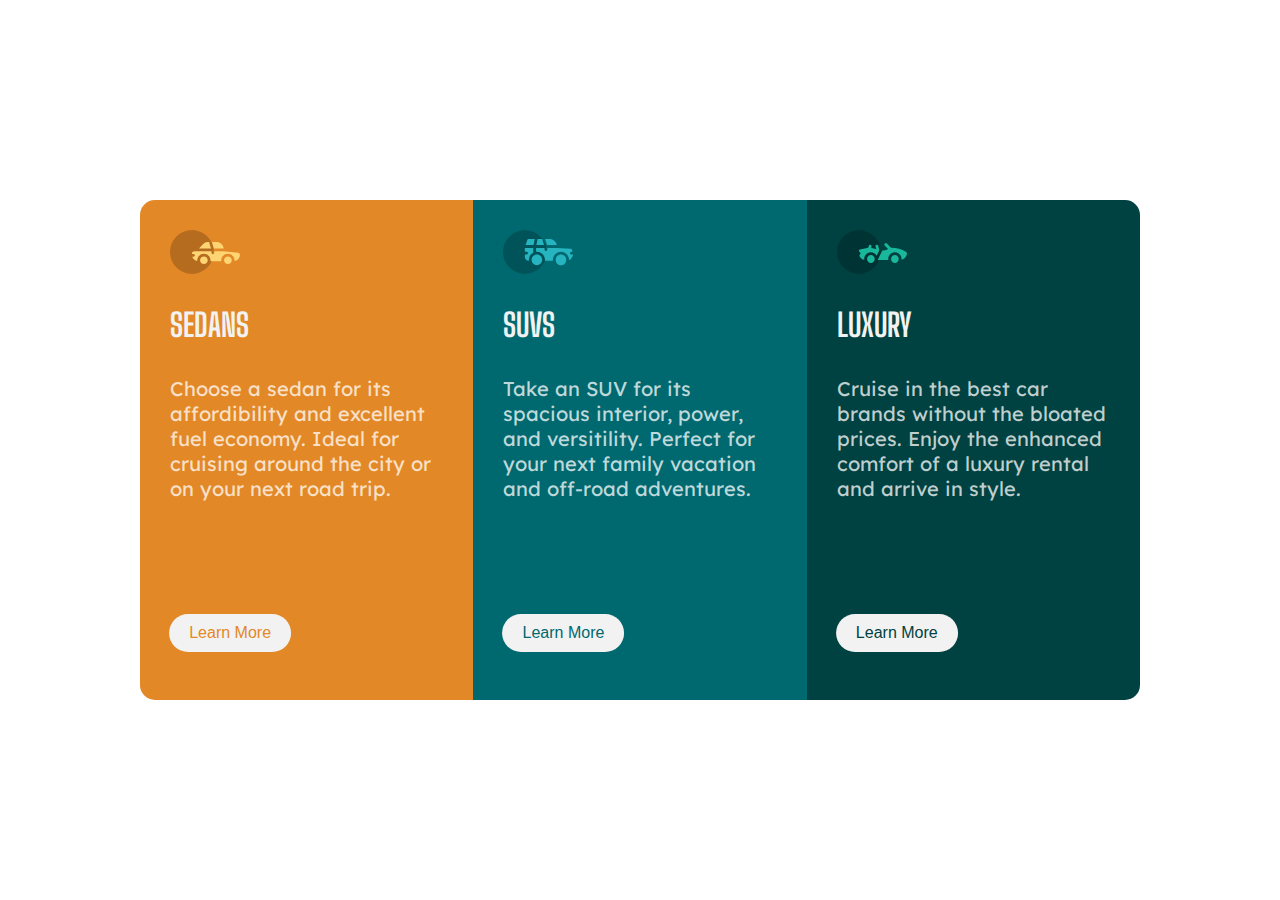
<file: 3ColumnCard/index.html>
<!DOCTYPE html>
<html lang="en">
  <head>
    <meta charset="UTF-8" />
    <meta name="viewport" content="width=device-width, initial-scale=1.0" />
    <meta name="author" content="Elizabeth Turner" />
    <meta name="description" content="# Column Card" />
    <link rel="stylesheet" href="style.css" />
    <link rel="icon" type="x-icon/image" href="images/favicon-32x32.png" />
    <title>3 Column Card | Frontend Mentor Challenge</title>
  </head>
  <body>
    <div class="main-container">
      <div class="grid-columns column-1">
        <img
          class="grid-img"
          src="images/icon-sedans.svg"
          alt="Sedan Small Image"
        />
        <h1>Sedans</h1>
        <p>
          Choose a sedan for its affordibility and excellent fuel economy. Ideal
          for cruising around the city or on your next road trip.
        </p>

        <button class="learn-btn">Learn More</button>
      </div>

      <div class="grid-columns column-2">
        <img
          class="grid-img"
          src="images/icon-suvs.svg"
          alt="SUV Small Image"
        />
        <h1>SUVs</h1>
        <p>
          Take an SUV for its spacious interior, power, and versitility. Perfect
          for your next family vacation and off-road adventures.
        </p>

        <button class="learn-btn">Learn More</button>
      </div>

      <div class="grid-columns column-3">
        <img
          class="grid-img"
          src="images/icon-luxury.svg"
          alt="Luxury Vehicle Small Image"
        />
        <h1>Luxury</h1>
        <p>
          Cruise in the best car brands without the bloated prices. Enjoy the
          enhanced comfort of a luxury rental and arrive in style.
        </p>

        <button class="learn-btn">Learn More</button>
      </div>
    </div>
  </body>
</html>
</file>
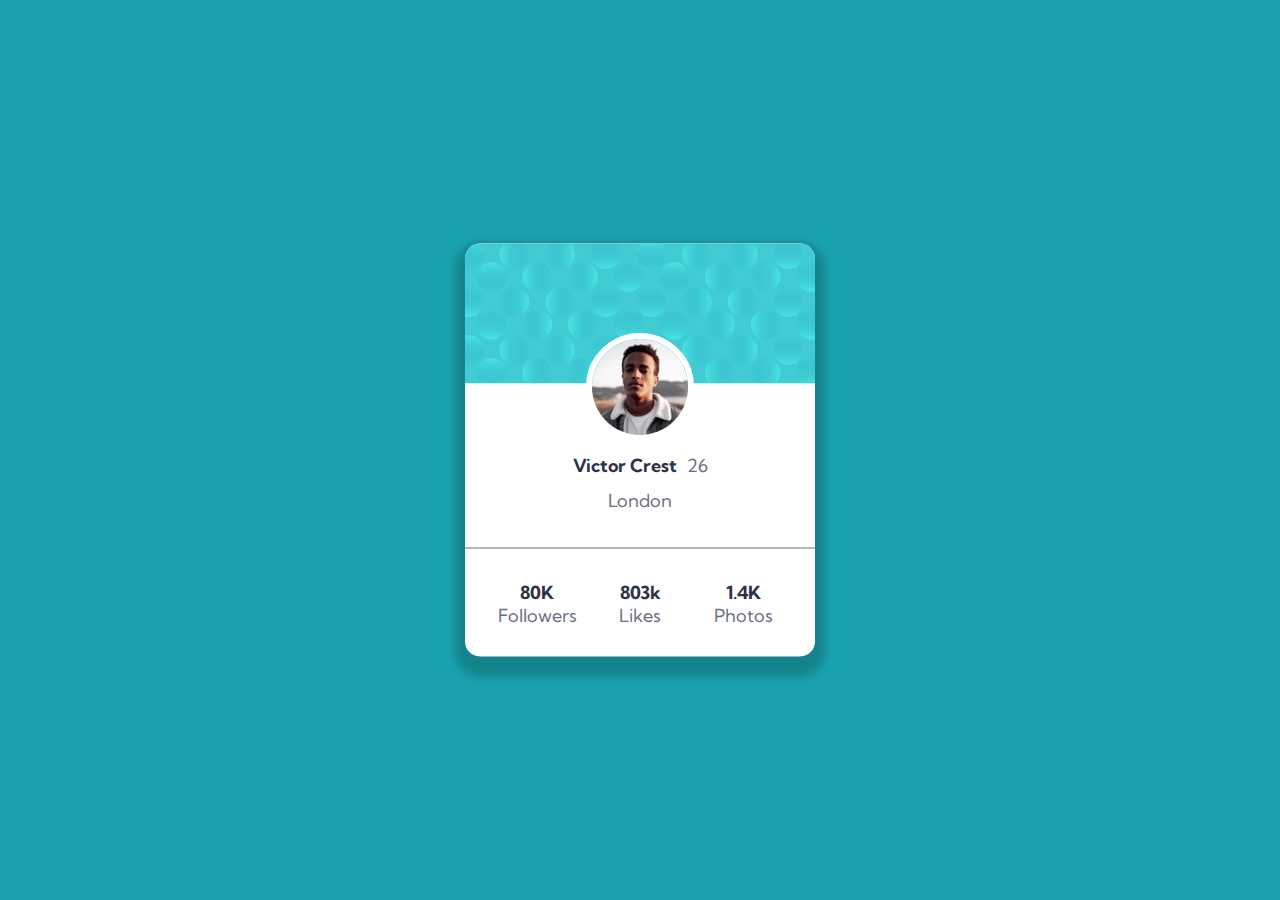
<file: Profile Card/index.html>
<!DOCTYPE html>
<html lang="en">
  <head>
    <meta charset="UTF-8" />
    <meta name="viewport" content="width=device-width, initial-scale=1.0" />
    <meta name="author" content="Elizabeth Turner" />
    <meta
      name="description"
      content=" Profile Card Component from Front-End Mentors challenges."
    />
    <link rel="stylesheet" href="style.css" />
    <title>Profile Card</title>
  </head>
  <body>
    <div class="card-component">
      <div class="patterned-header">
        <img
          class="profile-header"
          src="images/bg-pattern-card.svg"
          alt="Blue Circle Patterned Profile Header"
        />
      </div>
      <div class="circle-profile">
        <img
          class="profile-picture"
          src="images/image-victor.jpg"
          alt="Image of Victor"
        />
      </div>

      <div class="user-information">
        <div class="name-age">
          <h1>Victor Crest</h1>
          <p>26</p>
        </div>
      </div>

      <div class="location-information">
        <p class="location">London</p>
      </div>

      <div class="profile-stats">
        <div class="profile-grid">
          <div class="followers">
            <h2>80K</h2>
            <p>Followers</p>
          </div>
          <div class="likes">
            <h2>803k</h2>
            <p>Likes</p>
          </div>
          <div class="photos">
            <h2>1.4K</h2>
            <p>Photos</p>
          </div>
        </div>
      </div>
    </div>
  </body>
</html>
</file>
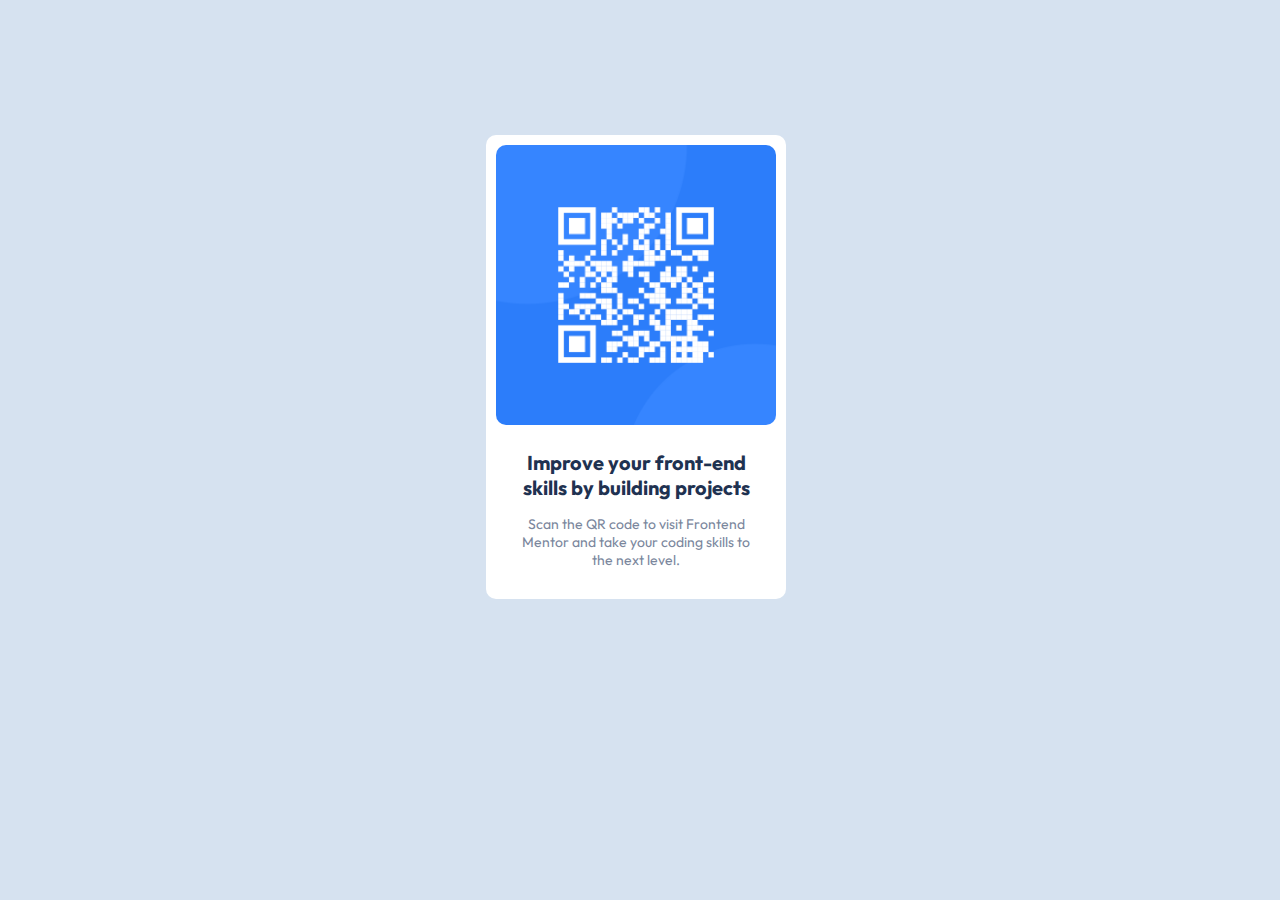
<file: QRCode-Component/index.html>
<!DOCTYPE html>
<html lang="en">
  <head>
    <meta charset="UTF-8" />
    <meta name="viewport" content="width=device-width, initial-scale=1.0" />
    <meta name="author" content="Elizabeth Turner" />
    <link rel="icon" type="image/x-icon" href="images/favicon-32x32.png" />
    <link rel="stylesheet" href="style.css" />

    <title>QR Code Component | Frontend Mentor Challenge</title>
  </head>
  <body>
    <div class="main-container">
      <div class="inner-container">
        <img
          class="qr-img"
          src="images/image-qr-code.png"
          alt="QR code for Frontend Mentors website."
        />

        <h1>Improve your front-end skills by building projects</h1>
        <p>
          Scan the QR code to visit Frontend Mentor and take your coding skills
          to the next level.
        </p>
      </div>
    </div>
  </body>
</html>
</file>
<file: 3ColumnCard/style.css>
@import url("https://fonts.googleapis.com/css2?family=Big+Shoulders+Display:wght@700&family=Lexend+Deca&display=swap");

:root {
  --paragraph-color: #ffffffbf;
  --heading-color: #f2f2f2;
  --orange-color: #e38826;
  --blue-color: #006970;
  --dark-blue: #004241;
}

/* GENERAL STYLING */
* {
  margin: 0;
  padding: 0;
  box-sizing: border-box;
}

html {
  font-size: 62.5%;
}

body {
  width: 100vw;
  height: 100vh;
  background-color: var(--paragraph-color);
}

h1 {
  font-size: 3.2rem;
  font-family: "Big Shoulders Display", cursive;
  font-weight: 700;
  color: var(--heading-color);
  text-transform: uppercase;

  margin-bottom: 3.2rem;
}

p {
  font-size: 2rem;
  font-family: "Lexend Deca", sans-serif;
  font-weight: 400;
  color: var(--paragraph-color);
}

/* MAIN CONTAINER */
.main-container {
  position: absolute;
  top: 50%;
  left: 50%;
  transform: translate(-50%, -50%);
  width: 100rem;

  display: grid;
  grid-template-columns: repeat(3, 1fr);
}

.grid-img {
  width: 7rem;
  height: auto;
  margin-bottom: 3.2rem;
}

.grid-columns {
  height: 50rem;
  display: flex;
  flex-direction: column;
  padding: 3rem 3rem;
}

.column-1 {
  border-top-left-radius: 15px;
  border-bottom-left-radius: 15px;
  background-color: var(--orange-color);
}

.column-2 {
  background-color: var(--blue-color);
}

.column-3 {
  border-top-right-radius: 15px;
  border-bottom-right-radius: 15px;
  background-color: var(--dark-blue);
}

.learn-btn {
  width: fit-content;
  position: relative;
  top: 30%;
  left: 22%;
  transform: translate(-50%, -50%);
  font-size: 1.6rem;
  font-weight: 400;
  border: none;
  padding: 1rem 2rem;
  border-radius: 25px;
  transition: all 0.7s;
}

.column-1 .learn-btn {
  color: var(--orange-color);
  background-color: var(--heading-color);
}

.column-2 .learn-btn {
  color: var(--blue-color);
  background-color: var(--heading-color);
}

.column-3 .learn-btn {
  color: var(--dark-blue);
  background-color: var(--heading-color);
}

.learn-btn:hover {
  background-color: var(--paragraph-color);
}

@media only screen and (max-width: 768px) {
  h1 {
    font-size: 2rem;
  }

  p {
    font-size: 1.5rem;
  }
  .main-container {
    width: 40rem;
    display: grid;
    grid-template-columns: repeat(1, auto);
    grid-template-rows: repeat(3, auto);
  }

  .grid-columns {
    height: 50rem;
  }

  .learn-btn {
    margin-bottom: 1.8rem;
  }

  .column-1,
  .column-3 {
    border-radius: 0;
  }
}
</file>
<file: Profile Card/style.css>
@import url("https://fonts.googleapis.com/css2?family=Kumbh+Sans:wght@400;700&display=swap");

:root {
  --dark-cyan: #19a2ae;
  --cyan-shade: #15838d;
  --dark-blue: #6a6f81;
  --desaturated-blue: #2d3248;

  --dark-grey: #969696;
}

/* GENERAL STYLING */
* {
  margin: 0;
  padding: 0;
  box-sizing: border-box;
}

html {
  font-size: 62.5%;
}

body {
  background-color: var(--dark-cyan);
  width: 100vw;
  height: 100vh;
  font-family: "Kumbh Sans", sans-serif;
}

h1,
h2 {
  font-weight: 700;
  color: var(--desaturated-blue);
  font-size: 1.8rem;
}

p {
  font-weight: 400;
  color: var(--dark-blue);
  font-size: 1.8rem;
}

.card-component {
  width: 35rem;
  position: absolute;
  top: 50%;
  left: 50%;
  transform: translate(-50%, -50%);
  border-radius: 15px;
  overflow: hidden;
  background-color: #fff;
  box-shadow: 0px 10px 10px 10px var(--cyan-shade);
}

.patterned-header {
  z-index: -1;
}

.circle-profile {
  position: absolute;
  top: 35%;
  left: 50%;
  transform: translate(-50%, -50%);
}

.profile-picture {
  border: 6px solid #fff;
  border-radius: 100%;
}

.user-information {
  padding-top: 6.7rem;
}

.name-age {
  display: flex;
  justify-content: center;
  text-align: center;
  align-items: center;
  margin-bottom: 1.2rem;
}

.name-age h1 {
  margin-right: 1rem;
}

.location-information {
  display: flex;
  justify-content: center;
  align-items: center;
  margin-bottom: 3.6rem;
}

.profile-stats {
  display: flex;
  justify-content: center;
  margin-bottom: 3rem;
  padding-top: 3.2rem;
  border-top: 1px solid var(--dark-blue);
}

.profile-grid {
  display: grid;
  grid-template-columns: repeat(3, 1fr);
  text-align: center;
  gap: 2.4rem;
}
</file>
<file: QRCode-Component/style.css>
@import url("https://fonts.googleapis.com/css2?family=Outfit:wght@400;700&display=swap");

:root {
  --text-color: #1f3251;
  --grey-shade: #7b879d;
  --container-bg: #fff;
  --bg-grey: #d6e2f0;
}

* {
  margin: 0;
  padding: 0;
  box-sizing: border-box;
}

html {
  font-size: 62.5%;
}

body {
  font-family: "Outfit", sans-serif;
  background-color: var(--bg-grey);
  width: 1440px;
}

.main-container {
  position: absolute;
  top: 15%;
  left: 38%;
  width: 30rem;
  height: min-content;
  background-color: var(--container-bg);
  border-radius: 10px;
}

.main-container h1 {
  margin-bottom: 1.5rem;
  font-size: 2rem;
  font-weight: 700;
  color: var(--text-color);
  max-width: 25rem;
}

.main-container p {
  font-size: 1.4rem;
  font-weight: 400;
  color: var(--grey-shade);
  margin-bottom: 2rem;
  max-width: 25rem;
}

.qr-img {
  width: 28rem;
  height: auto;
  border-radius: 10px;
  margin-bottom: 2.5rem;
}

.inner-container {
  display: flex;
  flex-direction: column;
  justify-content: center;
  align-items: center;
  text-align: center;

  padding: 1rem 1.5rem;
}
</file>
